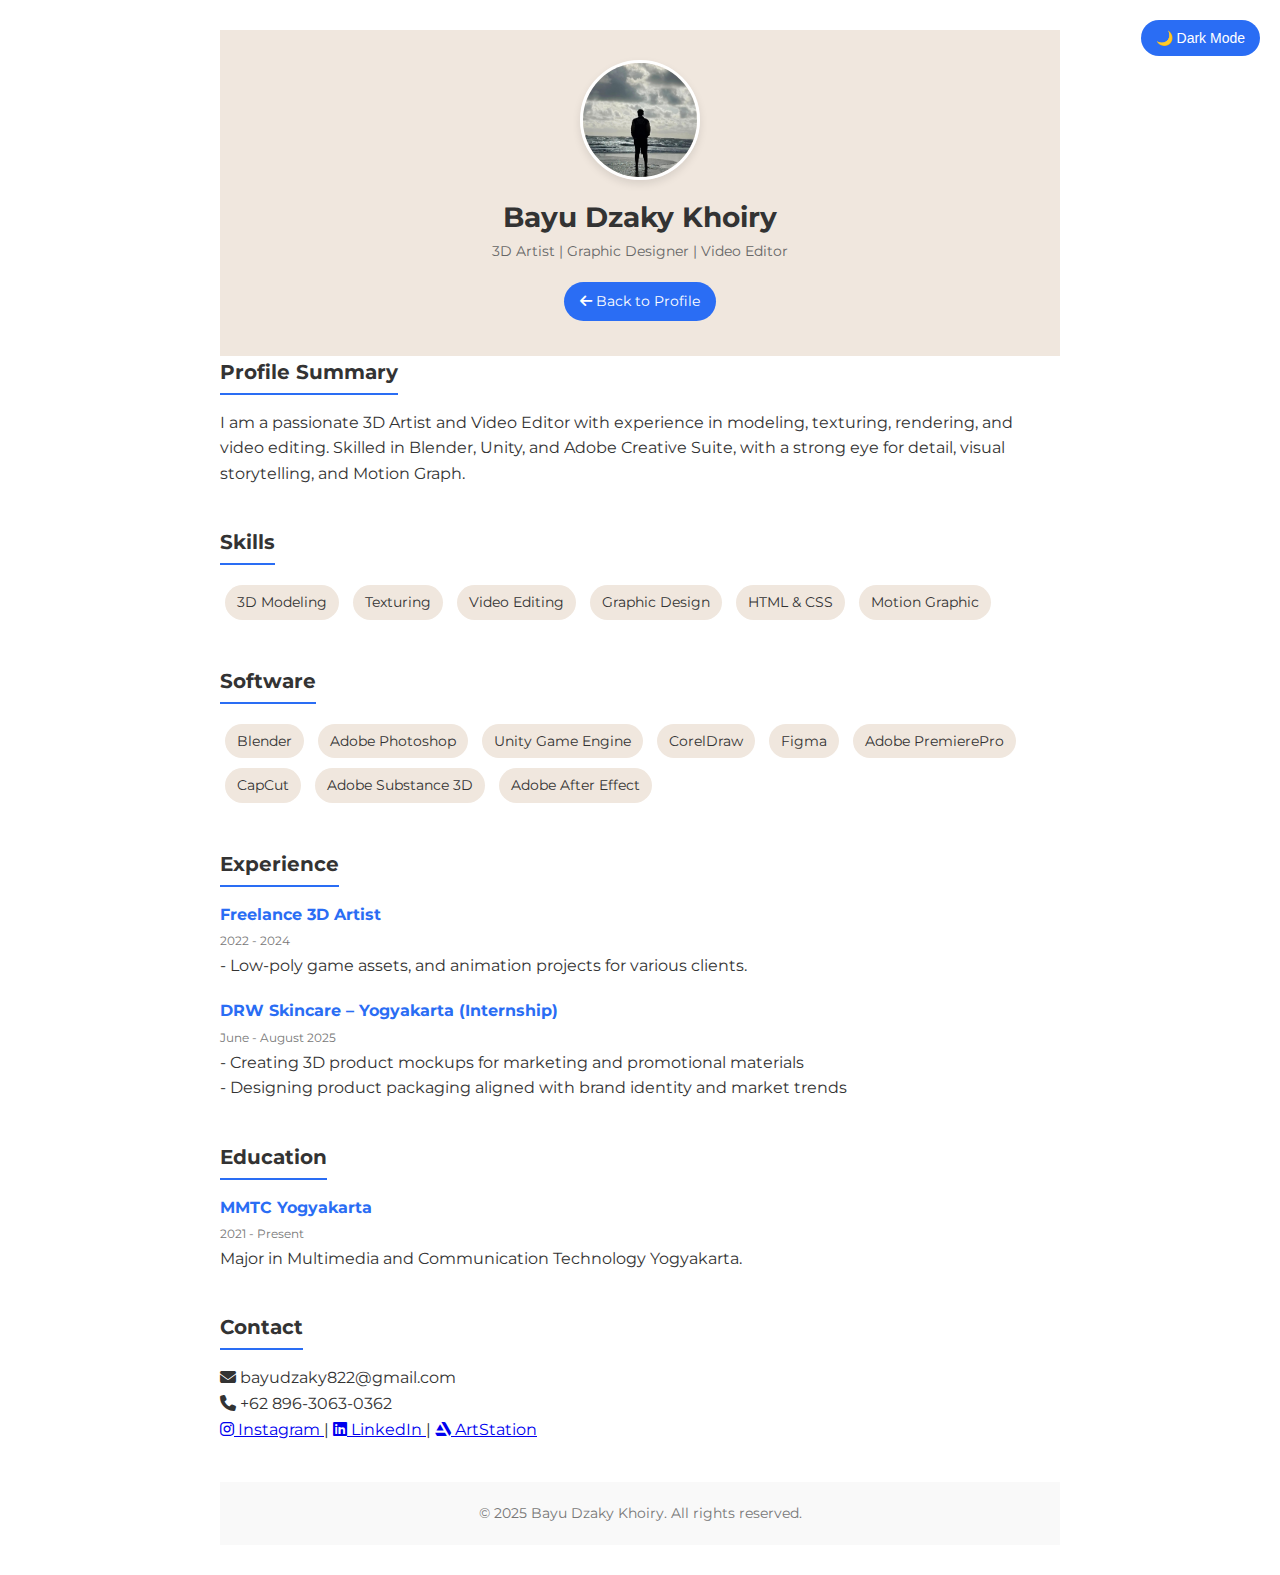
<file: resume.html>
<!DOCTYPE html>
<html lang="en">
<head>
  <meta charset="UTF-8" />
  <meta name="viewport" content="width=device-width, initial-scale=1.0"/>
  <title>Resume - Bayu Dzaky Khoiry</title>
  <link href="https://fonts.googleapis.com/css2?family=Montserrat:wght@400;700&display=swap" rel="stylesheet">
  <link rel="stylesheet" href="https://cdnjs.cloudflare.com/ajax/libs/font-awesome/6.4.0/css/all.min.css">
  <link rel="icon" href="favicon.ico.ico">
  <style>
    * {
      margin: 0;
      padding: 0;
      box-sizing: border-box;
    }

    body {
      font-family: 'Montserrat', sans-serif;
      background: #fff;
      color: #333;
      line-height: 1.6;
      transition: background 0.3s, color 0.3s;
    }

    #resume-content {
      max-width: 900px;
      margin: auto;
      padding: 30px;
    }

    header {
      background: #f0e7de;
      padding: 30px;
      text-align: center;
      page-break-inside: avoid;
      transition: background 0.3s;
    }

    .profile-pic {
      width: 120px;
      height: 120px;
      object-fit: cover;
      border-radius: 50%;
      border: 3px solid #fff;
      box-shadow: 0 4px 8px rgba(0,0,0,0.1);
      display: block;
      margin: 0 auto 15px;
    }

    header h1 {
      font-size: 28px;
    }

    header p {
      font-size: 14px;
      color: #666;
    }

    .header-buttons {
      margin-top: 15px;
    }

    .btn {
      display: inline-block;
      padding: 8px 16px;
      font-size: 14px;
      background: #2a6df4;
      color: #fff;
      border-radius: 20px;
      text-decoration: none;
      margin: 5px;
      transition: background 0.3s ease;
    }

    .btn:hover {
      background: #1f54b8;
    }

    section {
      margin-bottom: 40px;
      page-break-inside: avoid;
    }

    section h2 {
      font-size: 20px;
      border-bottom: 2px solid #2a6df4;
      display: inline-block;
      padding-bottom: 5px;
      margin-bottom: 15px;
    }

    .skills-list, .exp-list, .edu-list {
      list-style: none;
    }

    .skills-list li {
      background: #f0e7de;
      display: inline-block;
      padding: 6px 12px;
      margin: 5px;
      border-radius: 20px;
      font-size: 14px;
      transition: background 0.3s, color 0.3s;
    }

    .exp-item, .edu-item {
      margin-bottom: 20px;
    }

    .exp-item h3, .edu-item h3 {
      font-size: 16px;
      color: #2a6df4;
    }

    .exp-item span, .edu-item span {
      font-size: 12px;
      color: #777;
    }

    footer {
      text-align: center;
      padding: 20px;
      font-size: 14px;
      color: #777;
      background: #f9f9f9;
      page-break-inside: avoid;
      transition: background 0.3s, color 0.3s;
    }

    /* tombol toggle */
    .theme-toggle {
      position: fixed;
      top: 20px;
      right: 20px;
      background: #2a6df4;
      color: white;
      border: none;
      padding: 10px 15px;
      border-radius: 20px;
      cursor: pointer;
      font-size: 14px;
      z-index: 1000;
      transition: background 0.3s;
    }

    .theme-toggle:hover {
      opacity: 0.9;
    }

    /* DARK MODE */
    body.dark-mode {
      background: #121212;
      color: #f0f0f0;
    }

    body.dark-mode header {
      background: #1e1e1e;
    }

    body.dark-mode header p {
      color: #bbb;
    }

    body.dark-mode .skills-list li {
      background: #2a2a2a;
      color: #f0f0f0;
    }

    body.dark-mode footer {
      background: #1e1e1e;
      color: #bbb;
    }

    body.dark-mode .exp-item span, body.dark-mode .edu-item span {
      color: #aaa;
    }
  </style>
</head>
<body>
  <!-- Toggle theme button -->
  <button class="theme-toggle" onclick="toggleTheme()">🌙 Dark Mode</button>

  <div id="resume-content">
    <header>
      <img src="PP.jpeg" alt="Profile Photo" class="profile-pic">
      <h1>Bayu Dzaky Khoiry</h1>
      <p>3D Artist | Graphic Designer | Video Editor</p>
      <div class="header-buttons">
        <a href="index.html" class="btn"><i class="fa-solid fa-arrow-left"></i> Back to Profile</a>
      </div>
    </header>

    <section>
      <h2>Profile Summary</h2>
      <p>
        I am a passionate 3D Artist and Video Editor with experience in modeling, texturing, rendering, and video editing. 
        Skilled in Blender, Unity, and Adobe Creative Suite, with a strong eye for detail, visual storytelling, and Motion Graph.
      </p>
    </section>

    <section>
      <h2>Skills</h2>
      <ul class="skills-list">
        <li>3D Modeling</li>
        <li>Texturing</li>
        <li>Video Editing</li>
        <li>Graphic Design</li>
        <li>HTML & CSS</li>
        <li>Motion Graphic</li>
      </ul>
    </section>

    <section>
      <h2>Software</h2>
      <ul class="skills-list">
        <li>Blender</li>
        <li>Adobe Photoshop</li>
        <li>Unity Game Engine</li>
        <li>CorelDraw</li>
        <li>Figma</li>
        <li>Adobe PremierePro</li>
        <li>CapCut</li>
        <li>Adobe Substance 3D</li>
        <li>Adobe After Effect</li>
      </ul>
    </section>

    <section>
      <h2>Experience</h2>
      <div class="exp-list">
        <div class="exp-item">
          <h3>Freelance 3D Artist</h3>
          <span>2022 - 2024</span>
          <p>- Low-poly game assets, and animation projects for various clients.</p>
        </div>
        <div class="exp-item">
          <h3>DRW Skincare – Yogyakarta (Internship)</h3>
          <span>June - August 2025</span>
          <p>- Creating 3D product mockups for marketing and promotional materials</p>
          <p>- Designing product packaging aligned with brand identity and market trends</p>
        </div>
      </div>
    </section>

    <section>
      <h2>Education</h2>
      <div class="edu-list">
        <div class="edu-item">
          <h3>MMTC Yogyakarta</h3>
          <span>2021 - Present</span>
          <p>Major in Multimedia and Communication Technology Yogyakarta.</p>
        </div>
      </div>
    </section>

    <section>
      <h2>Contact</h2>
      <p><i class="fa-solid fa-envelope"></i> bayudzaky822@gmail.com</p>
      <p><i class="fa-solid fa-phone"></i> +62 896-3063-0362</p>
      <p>
        <a href="https://www.instagram.com/portofolio02/" target="_blank">
          <i class="fa-brands fa-instagram"></i> Instagram
        </a> |
        <a href="https://www.linkedin.com/in/bayu-dzaky-269036330/" target="_blank">
          <i class="fa-brands fa-linkedin"></i> LinkedIn
        </a> |
        <a href="https://www.artstation.com/kontorufun9" target="_blank">
          <i class="fa-brands fa-artstation"></i> ArtStation
        </a>
      </p>
    </section>

    <footer>
      &copy; 2025 Bayu Dzaky Khoiry. All rights reserved.
    </footer>
  </div>

  <script>
    // cek tema saat load
    window.onload = function () {
      const theme = localStorage.getItem("theme");
      const btn = document.querySelector('.theme-toggle');
      if (theme === "dark") {
        document.body.classList.add("dark-mode");
        btn.textContent = "☀️ Light Mode";
      }
    };

    function toggleTheme() {
      document.body.classList.toggle('dark-mode');
      const btn = document.querySelector('.theme-toggle');
      if (document.body.classList.contains('dark-mode')) {
        btn.textContent = "☀️ Light Mode";
        localStorage.setItem("theme", "dark");
      } else {
        btn.textContent = "🌙 Dark Mode";
        localStorage.setItem("theme", "light");
      }
    }
  </script>
</body>
</html>
</file>
